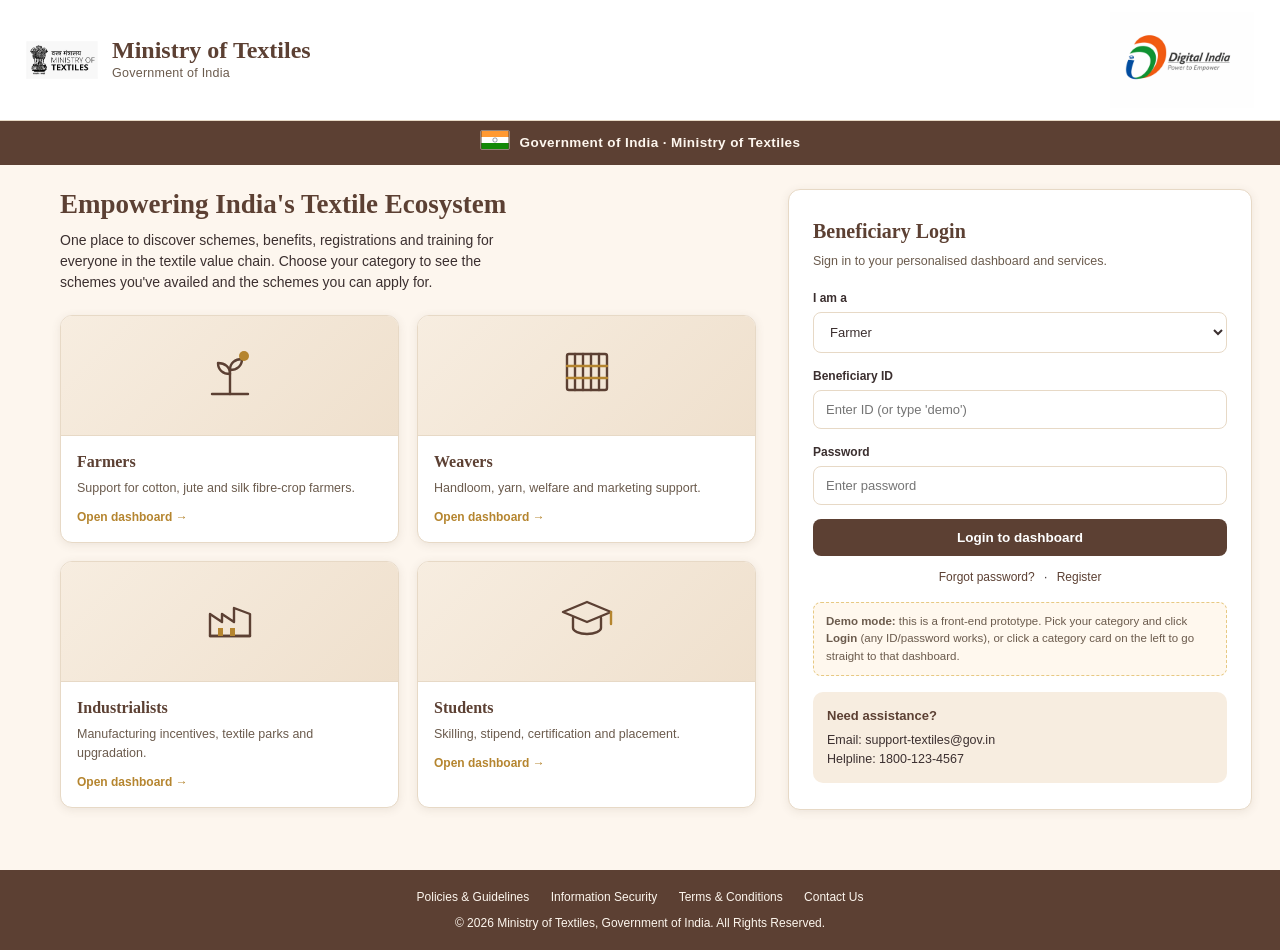
<file: index.html>
<!DOCTYPE html>
<html lang="en">
<head>
<meta charset="UTF-8">
<meta name="viewport" content="width=device-width, initial-scale=1.0">
<title>Ministry of Textiles — Beneficiary Portal</title>
<link rel="stylesheet" href="css/styles.css">
</head>
<body>

<!-- Header -->
<header class="top-header">
  <div class="logo-section">
    <div class="brand-mark" data-brand-mark></div>
    <div class="title">
      <h1>Ministry of Textiles</h1>
      <p>Government of India</p>
    </div>
  </div>
  <div class="digital-india">
    <span data-digital-india></span>
  </div>
</header>

<div class="gov-bar">
  <span class="flag-slot" data-flag></span>
  Government of India · Ministry of Textiles
</div>


<!-- Main -->
<main class="container landing">

  <!-- Left: intro + role cards -->
  <section class="left-panel">
    <h2>Empowering India's Textile Ecosystem</h2>
    <p class="lead">One place to discover schemes, benefits, registrations and training for
      everyone in the textile value chain. Choose your category to see the schemes you've
      availed and the schemes you can apply for.</p>

    <div class="card-grid">

      <a class="role-card" tabindex="0" data-goto="farmer" role="button" aria-label="Open Farmers dashboard">
        <div class="role-illus"><span data-role-icon="farmer"></span></div>
        <div class="role-body">
          <h3>Farmers</h3>
          <p>Support for cotton, jute and silk fibre-crop farmers.</p>
          <span class="enter">Open dashboard →</span>
        </div>
      </a>

      <a class="role-card" tabindex="0" data-goto="weaver" role="button" aria-label="Open Weavers dashboard">
        <div class="role-illus"><span data-role-icon="weaver"></span></div>
        <div class="role-body">
          <h3>Weavers</h3>
          <p>Handloom, yarn, welfare and marketing support.</p>
          <span class="enter">Open dashboard →</span>
        </div>
      </a>

      <a class="role-card" tabindex="0" data-goto="industrialist" role="button" aria-label="Open Industrialists dashboard">
        <div class="role-illus"><span data-role-icon="industrialist"></span></div>
        <div class="role-body">
          <h3>Industrialists</h3>
          <p>Manufacturing incentives, textile parks and upgradation.</p>
          <span class="enter">Open dashboard →</span>
        </div>
      </a>

      <a class="role-card" tabindex="0" data-goto="student" role="button" aria-label="Open Students dashboard">
        <div class="role-illus"><span data-role-icon="student"></span></div>
        <div class="role-body">
          <h3>Students</h3>
          <p>Skilling, stipend, certification and placement.</p>
          <span class="enter">Open dashboard →</span>
        </div>
      </a>

    </div>
  </section>

  <!-- Right: login -->
  <aside class="login-panel">
    <h2>Beneficiary Login</h2>
    <p class="sub">Sign in to your personalised dashboard and services.</p>

    <div class="field">
      <label for="roleSelect">I am a</label>
      <select id="roleSelect">
        <option value="farmer">Farmer</option>
        <option value="weaver">Weaver</option>
        <option value="industrialist">Industrialist</option>
        <option value="student">Student</option>
      </select>
    </div>
    <div class="field">
      <label for="beneId">Beneficiary ID</label>
      <input type="text" id="beneId" placeholder="Enter ID (or type 'demo')">
    </div>
    <div class="field">
      <label for="benePass">Password</label>
      <input type="password" id="benePass" placeholder="Enter password">
    </div>

    <button class="btn block" id="loginBtn">Login to dashboard</button>

    <div class="login-links"><a href="#">Forgot password?</a> · <a href="#">Register</a></div>

    <div class="demo-note">
      <b>Demo mode:</b> this is a front-end prototype. Pick your category and click
      <b>Login</b> (any ID/password works), or click a category card on the left to
      go straight to that dashboard.
    </div>

    <div class="help-box">
      <h4>Need assistance?</h4>
      Email: support-textiles@gov.in<br>
      Helpline: 1800-123-4567
    </div>
  </aside>

</main>

<!-- Footer -->
<footer class="footer">
  <div class="footer-links">
    <a href="#">Policies &amp; Guidelines</a>
    <a href="#">Information Security</a>
    <a href="#">Terms &amp; Conditions</a>
    <a href="#">Contact Us</a>
  </div>
  <p>© 2026 Ministry of Textiles, Government of India. All Rights Reserved.</p>
</footer>

<script src="js/data.js"></script>
<script src="js/portal.js"></script>
</body>
</html>
</file>
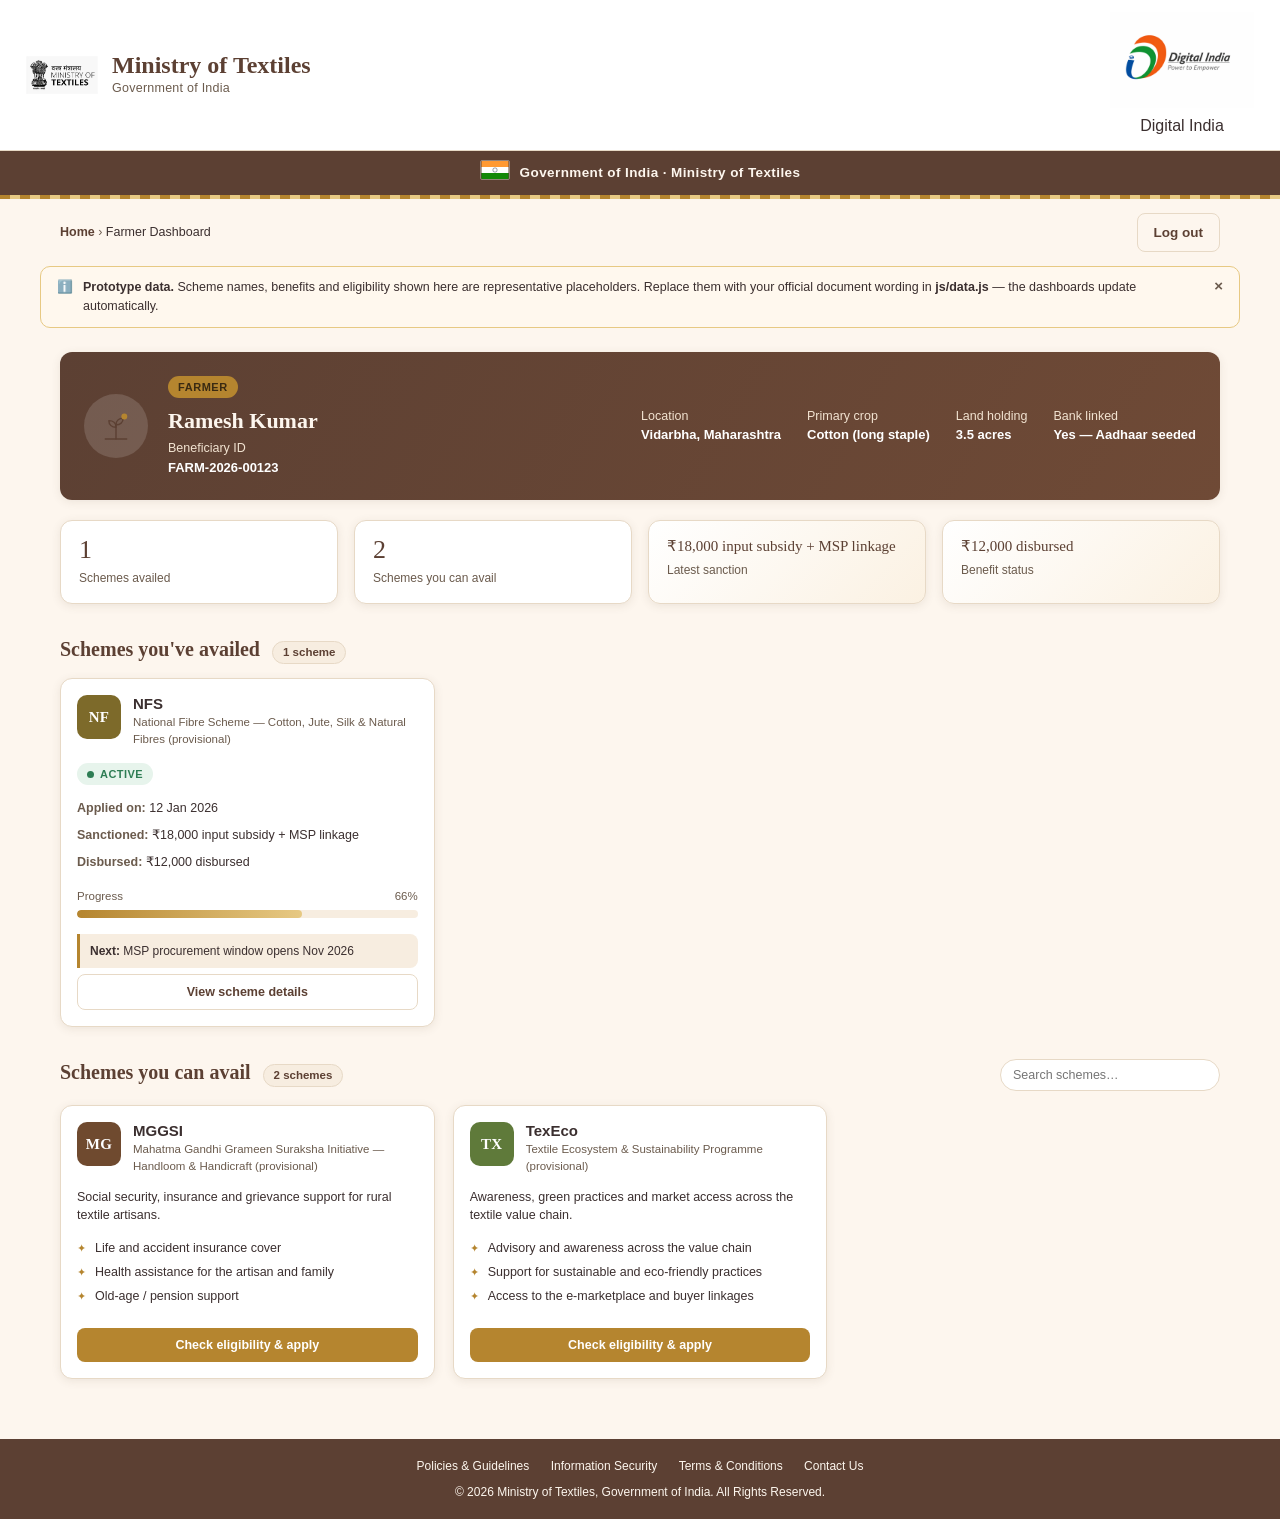
<file: farmer.html>
<!DOCTYPE html>
<html lang="en">
<head>
<meta charset="UTF-8">
<meta name="viewport" content="width=device-width, initial-scale=1.0">
<title>Farmer Dashboard — Ministry of Textiles</title>
<link rel="stylesheet" href="css/styles.css">
</head>
<body data-role="farmer">

<!-- Header -->
<header class="top-header">
  <div class="logo-section">
    <div class="brand-mark" data-brand-mark></div>
    <div class="title">
      <h1>Ministry of Textiles</h1>
      <p>Government of India</p>
    </div>
  </div>
  <div class="digital-india">
    <span data-digital-india></span>
    <span>Digital India</span>
  </div>
</header>

<div class="gov-bar">
  <span class="flag-slot" data-flag></span>
  Government of India · Ministry of Textiles
</div>
<div class="thread" aria-hidden="true"></div>

<!-- Sub navigation -->
<nav class="subnav">
  <div class="crumb"><a href="index.html">Home</a> › <span>Farmer Dashboard</span></div>
  <button class="btn ghost" data-logout>Log out</button>
</nav>

<!-- Provisional-data note -->
<div class="provisional" id="provNote">
  <span>ℹ️</span>
  <span><b>Prototype data.</b> Scheme names, benefits and eligibility shown here are
  representative placeholders. Replace them with your official document wording in
  <b>js/data.js</b> — the dashboards update automatically.</span>
  <button class="x" id="provDismiss" aria-label="Dismiss">×</button>
</div>

<main class="container">

  <!-- Beneficiary banner -->
  <section class="bene-banner" id="beneBanner"></section>

  <!-- Stats -->
  <section class="stats" id="statsRow"></section>

  <!-- Schemes availed -->
  <section class="section">
    <div class="section-head">
      <h3>Schemes you've availed</h3>
      <span class="count" id="availedCount"></span>
    </div>
    <div class="scheme-grid" id="availedGrid"></div>
  </section>

  <!-- Schemes available -->
  <section class="section">
    <div class="section-head">
      <h3>Schemes you can avail</h3>
      <span class="count" id="availableCount"></span>
      <div class="search"><input type="search" id="schemeSearch" placeholder="Search schemes…" aria-label="Search available schemes"></div>
    </div>
    <div class="scheme-grid" id="availableGrid"></div>
  </section>

</main>

<!-- Footer -->
<footer class="footer">
  <div class="footer-links">
    <a href="#">Policies &amp; Guidelines</a>
    <a href="#">Information Security</a>
    <a href="#">Terms &amp; Conditions</a>
    <a href="#">Contact Us</a>
  </div>
  <p>© 2026 Ministry of Textiles, Government of India. All Rights Reserved.</p>
</footer>

<!-- Scheme details / apply modal -->
<div class="modal-overlay" id="modalOverlay"></div>
<!-- Toast -->
<div class="toast" id="toast" role="status" aria-live="polite"></div>

<script src="js/data.js"></script>
<script src="js/portal.js"></script>
</body>
</html>
</file>
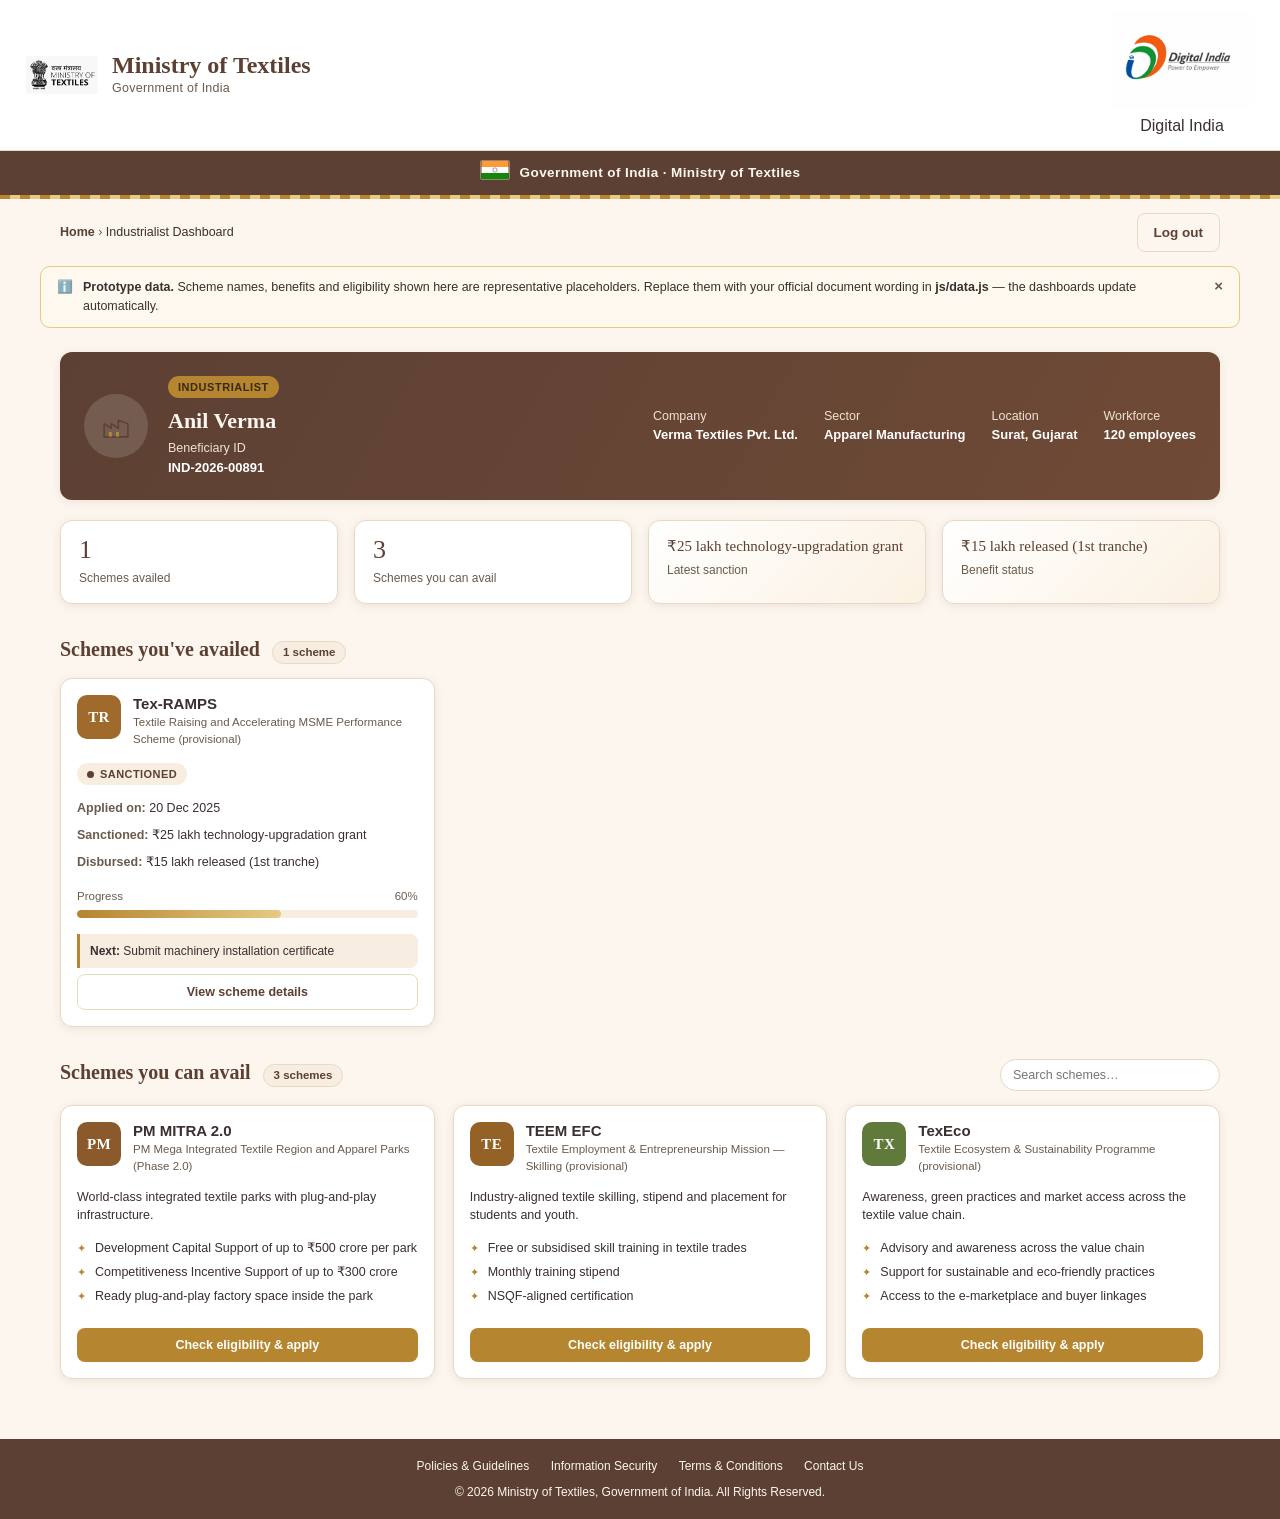
<file: industrialist.html>
<!DOCTYPE html>
<html lang="en">
<head>
<meta charset="UTF-8">
<meta name="viewport" content="width=device-width, initial-scale=1.0">
<title>Industrialist Dashboard — Ministry of Textiles</title>
<link rel="stylesheet" href="css/styles.css">
</head>
<body data-role="industrialist">

<!-- Header -->
<header class="top-header">
  <div class="logo-section">
    <div class="brand-mark" data-brand-mark></div>
    <div class="title">
      <h1>Ministry of Textiles</h1>
      <p>Government of India</p>
    </div>
  </div>
  <div class="digital-india">
    <span data-digital-india></span>
    <span>Digital India</span>
  </div>
</header>

<div class="gov-bar">
  <span class="flag-slot" data-flag></span>
  Government of India · Ministry of Textiles
</div>
<div class="thread" aria-hidden="true"></div>

<!-- Sub navigation -->
<nav class="subnav">
  <div class="crumb"><a href="index.html">Home</a> › <span>Industrialist Dashboard</span></div>
  <button class="btn ghost" data-logout>Log out</button>
</nav>

<!-- Provisional-data note -->
<div class="provisional" id="provNote">
  <span>ℹ️</span>
  <span><b>Prototype data.</b> Scheme names, benefits and eligibility shown here are
  representative placeholders. Replace them with your official document wording in
  <b>js/data.js</b> — the dashboards update automatically.</span>
  <button class="x" id="provDismiss" aria-label="Dismiss">×</button>
</div>

<main class="container">

  <!-- Beneficiary banner -->
  <section class="bene-banner" id="beneBanner"></section>

  <!-- Stats -->
  <section class="stats" id="statsRow"></section>

  <!-- Schemes availed -->
  <section class="section">
    <div class="section-head">
      <h3>Schemes you've availed</h3>
      <span class="count" id="availedCount"></span>
    </div>
    <div class="scheme-grid" id="availedGrid"></div>
  </section>

  <!-- Schemes available -->
  <section class="section">
    <div class="section-head">
      <h3>Schemes you can avail</h3>
      <span class="count" id="availableCount"></span>
      <div class="search"><input type="search" id="schemeSearch" placeholder="Search schemes…" aria-label="Search available schemes"></div>
    </div>
    <div class="scheme-grid" id="availableGrid"></div>
  </section>

</main>

<!-- Footer -->
<footer class="footer">
  <div class="footer-links">
    <a href="#">Policies &amp; Guidelines</a>
    <a href="#">Information Security</a>
    <a href="#">Terms &amp; Conditions</a>
    <a href="#">Contact Us</a>
  </div>
  <p>© 2026 Ministry of Textiles, Government of India. All Rights Reserved.</p>
</footer>

<!-- Scheme details / apply modal -->
<div class="modal-overlay" id="modalOverlay"></div>
<!-- Toast -->
<div class="toast" id="toast" role="status" aria-live="polite"></div>

<script src="js/data.js"></script>
<script src="js/portal.js"></script>
</body>
</html>
</file>
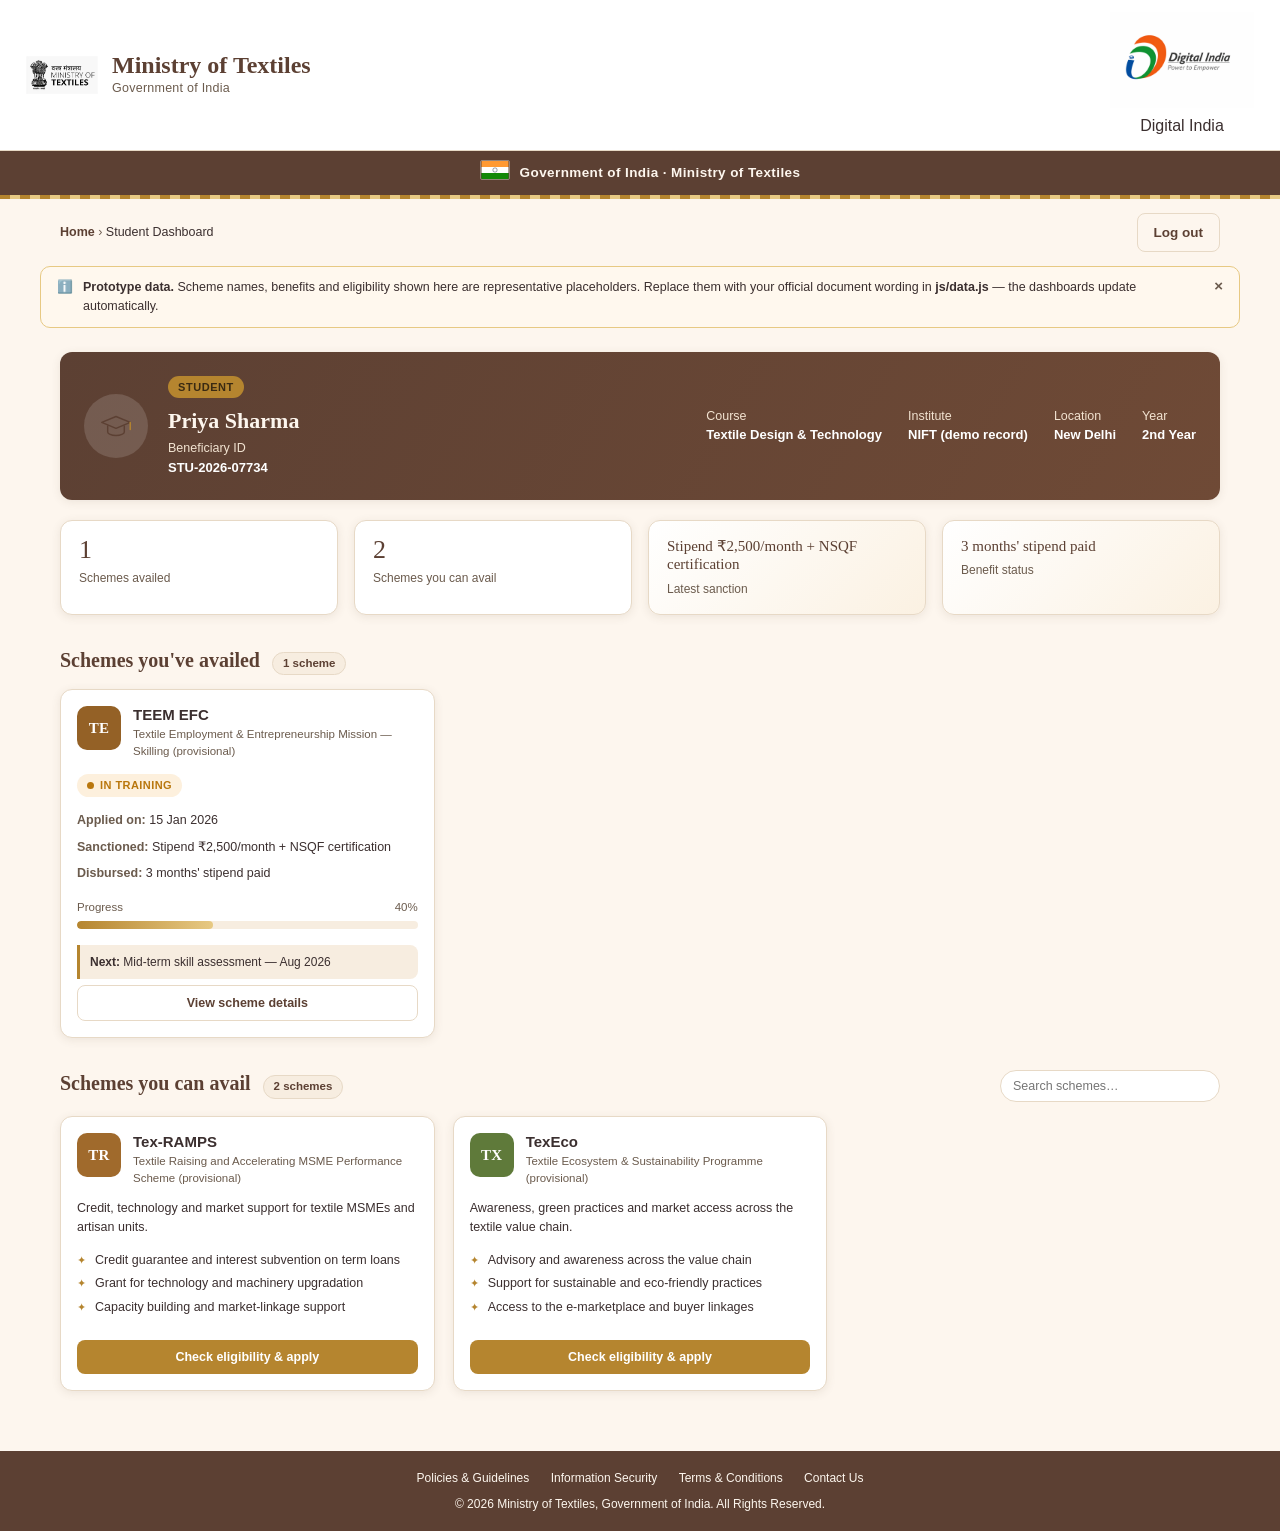
<file: student.html>
<!DOCTYPE html>
<html lang="en">
<head>
<meta charset="UTF-8">
<meta name="viewport" content="width=device-width, initial-scale=1.0">
<title>Student Dashboard — Ministry of Textiles</title>
<link rel="stylesheet" href="css/styles.css">
</head>
<body data-role="student">

<!-- Header -->
<header class="top-header">
  <div class="logo-section">
    <div class="brand-mark" data-brand-mark></div>
    <div class="title">
      <h1>Ministry of Textiles</h1>
      <p>Government of India</p>
    </div>
  </div>
  <div class="digital-india">
    <span data-digital-india></span>
    <span>Digital India</span>
  </div>
</header>

<div class="gov-bar">
  <span class="flag-slot" data-flag></span>
  Government of India · Ministry of Textiles
</div>
<div class="thread" aria-hidden="true"></div>

<!-- Sub navigation -->
<nav class="subnav">
  <div class="crumb"><a href="index.html">Home</a> › <span>Student Dashboard</span></div>
  <button class="btn ghost" data-logout>Log out</button>
</nav>

<!-- Provisional-data note -->
<div class="provisional" id="provNote">
  <span>ℹ️</span>
  <span><b>Prototype data.</b> Scheme names, benefits and eligibility shown here are
  representative placeholders. Replace them with your official document wording in
  <b>js/data.js</b> — the dashboards update automatically.</span>
  <button class="x" id="provDismiss" aria-label="Dismiss">×</button>
</div>

<main class="container">

  <!-- Beneficiary banner -->
  <section class="bene-banner" id="beneBanner"></section>

  <!-- Stats -->
  <section class="stats" id="statsRow"></section>

  <!-- Schemes availed -->
  <section class="section">
    <div class="section-head">
      <h3>Schemes you've availed</h3>
      <span class="count" id="availedCount"></span>
    </div>
    <div class="scheme-grid" id="availedGrid"></div>
  </section>

  <!-- Schemes available -->
  <section class="section">
    <div class="section-head">
      <h3>Schemes you can avail</h3>
      <span class="count" id="availableCount"></span>
      <div class="search"><input type="search" id="schemeSearch" placeholder="Search schemes…" aria-label="Search available schemes"></div>
    </div>
    <div class="scheme-grid" id="availableGrid"></div>
  </section>

</main>

<!-- Footer -->
<footer class="footer">
  <div class="footer-links">
    <a href="#">Policies &amp; Guidelines</a>
    <a href="#">Information Security</a>
    <a href="#">Terms &amp; Conditions</a>
    <a href="#">Contact Us</a>
  </div>
  <p>© 2026 Ministry of Textiles, Government of India. All Rights Reserved.</p>
</footer>

<!-- Scheme details / apply modal -->
<div class="modal-overlay" id="modalOverlay"></div>
<!-- Toast -->
<div class="toast" id="toast" role="status" aria-live="polite"></div>

<script src="js/data.js"></script>
<script src="js/portal.js"></script>
</body>
</html>
</file>
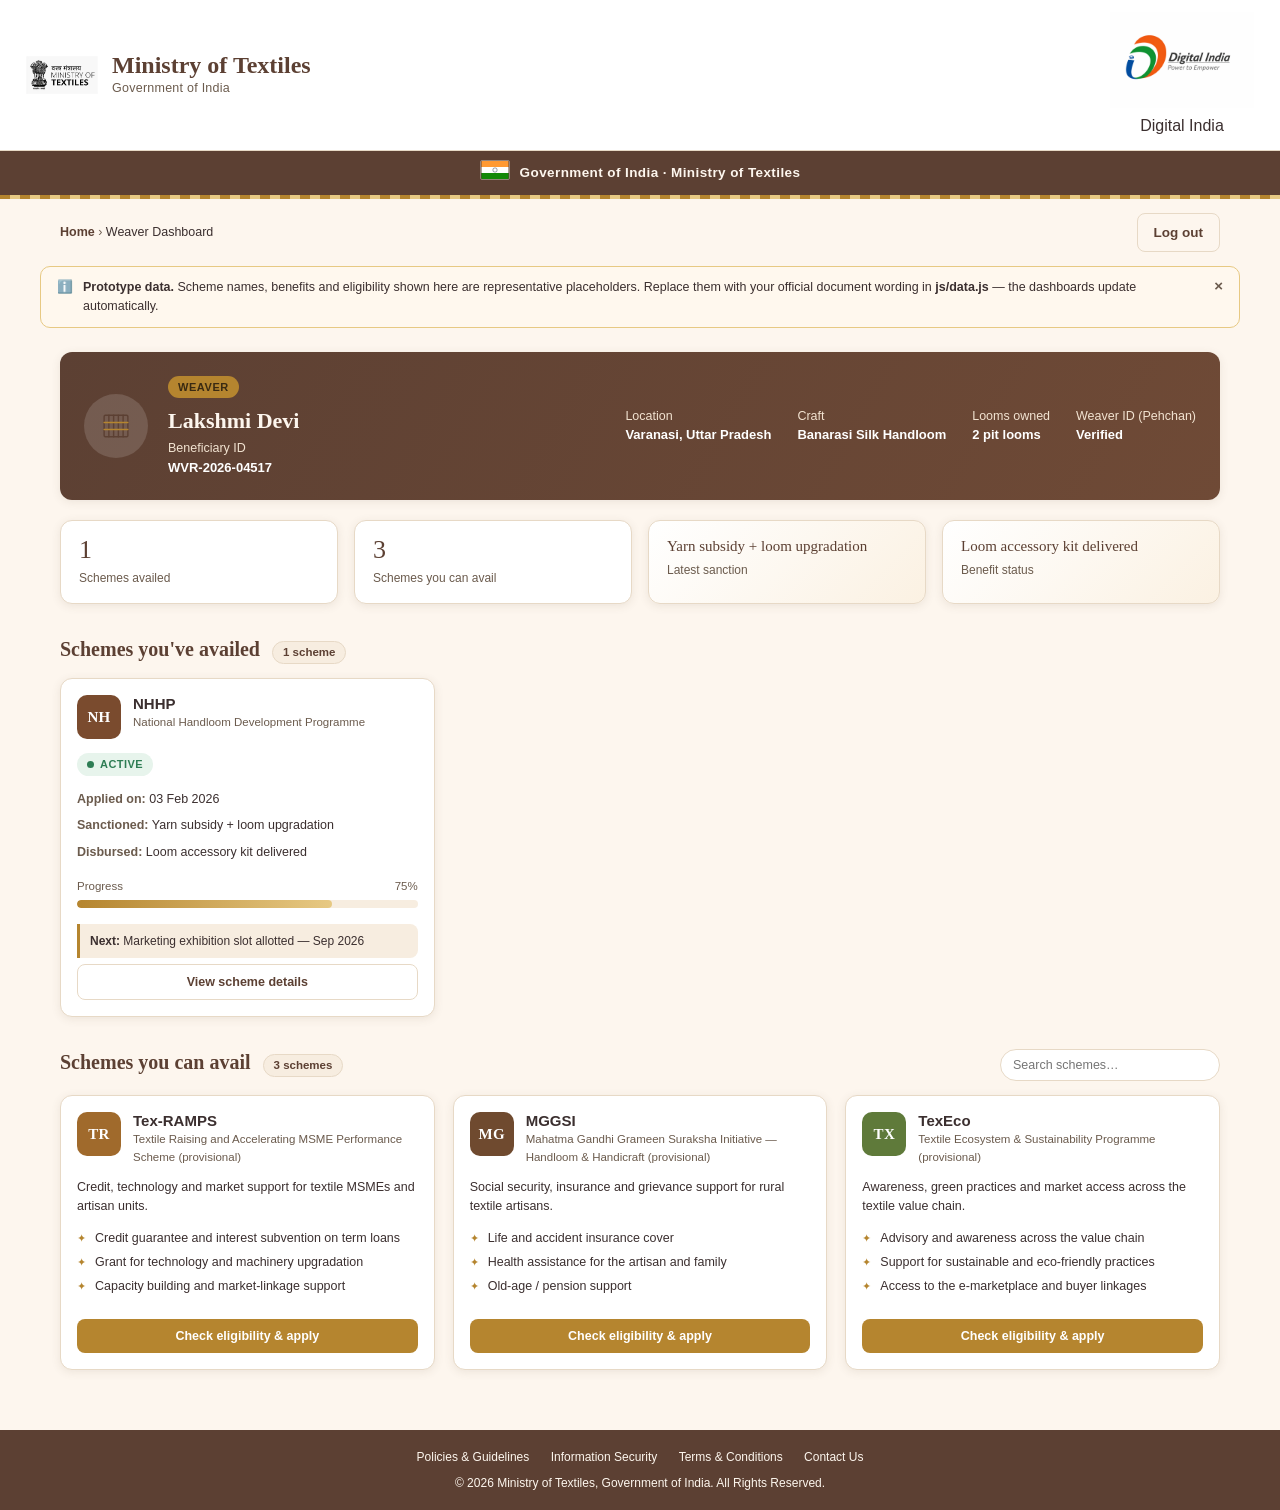
<file: weaver.html>
<!DOCTYPE html>
<html lang="en">
<head>
<meta charset="UTF-8">
<meta name="viewport" content="width=device-width, initial-scale=1.0">
<title>Weaver Dashboard — Ministry of Textiles</title>
<link rel="stylesheet" href="css/styles.css">
</head>
<body data-role="weaver">

<!-- Header -->
<header class="top-header">
  <div class="logo-section">
    <div class="brand-mark" data-brand-mark></div>
    <div class="title">
      <h1>Ministry of Textiles</h1>
      <p>Government of India</p>
    </div>
  </div>
  <div class="digital-india">
    <span data-digital-india></span>
    <span>Digital India</span>
  </div>
</header>

<div class="gov-bar">
  <span class="flag-slot" data-flag></span>
  Government of India · Ministry of Textiles
</div>
<div class="thread" aria-hidden="true"></div>

<!-- Sub navigation -->
<nav class="subnav">
  <div class="crumb"><a href="index.html">Home</a> › <span>Weaver Dashboard</span></div>
  <button class="btn ghost" data-logout>Log out</button>
</nav>

<!-- Provisional-data note -->
<div class="provisional" id="provNote">
  <span>ℹ️</span>
  <span><b>Prototype data.</b> Scheme names, benefits and eligibility shown here are
  representative placeholders. Replace them with your official document wording in
  <b>js/data.js</b> — the dashboards update automatically.</span>
  <button class="x" id="provDismiss" aria-label="Dismiss">×</button>
</div>

<main class="container">

  <!-- Beneficiary banner -->
  <section class="bene-banner" id="beneBanner"></section>

  <!-- Stats -->
  <section class="stats" id="statsRow"></section>

  <!-- Schemes availed -->
  <section class="section">
    <div class="section-head">
      <h3>Schemes you've availed</h3>
      <span class="count" id="availedCount"></span>
    </div>
    <div class="scheme-grid" id="availedGrid"></div>
  </section>

  <!-- Schemes available -->
  <section class="section">
    <div class="section-head">
      <h3>Schemes you can avail</h3>
      <span class="count" id="availableCount"></span>
      <div class="search"><input type="search" id="schemeSearch" placeholder="Search schemes…" aria-label="Search available schemes"></div>
    </div>
    <div class="scheme-grid" id="availableGrid"></div>
  </section>

</main>

<!-- Footer -->
<footer class="footer">
  <div class="footer-links">
    <a href="#">Policies &amp; Guidelines</a>
    <a href="#">Information Security</a>
    <a href="#">Terms &amp; Conditions</a>
    <a href="#">Contact Us</a>
  </div>
  <p>© 2026 Ministry of Textiles, Government of India. All Rights Reserved.</p>
</footer>

<!-- Scheme details / apply modal -->
<div class="modal-overlay" id="modalOverlay"></div>
<!-- Toast -->
<div class="toast" id="toast" role="status" aria-live="polite"></div>

<script src="js/data.js"></script>
<script src="js/portal.js"></script>
</body>
</html>
</file>
<file: css/styles.css>
/* =====================================================================
   UNIFIED TEXTILE PORTAL — SHARED STYLES
   Palette carried forward from the original beneficiary page:
   warm cream + brown, elevated with a gold "thread" accent and a
   serif display face for an official government-document feel.
   ===================================================================== */

:root{
  --cream:#fdf6ee;
  --cream-2:#f7ede0;
  --panel:#ffffff;
  --brown:#5c4033;
  --brown-2:#7b4f3a;
  --brown-ink:#3b2f2f;
  --gold:#b5852f;
  --gold-soft:#e7c983;
  --green:#2e7d54;
  --amber:#b9770e;
  --navy:#1c2a4a;
  --line:#e7d9c6;
  --muted:#6b5b4d;
  --shadow:0 2px 10px rgba(92,64,51,.10);
  --shadow-lg:0 8px 26px rgba(92,64,51,.16);
  --radius:12px;
  --serif:Georgia,"Times New Roman",serif;
  --sans:"Segoe UI",Roboto,Helvetica,Arial,sans-serif;
}

*{margin:0;padding:0;box-sizing:border-box;}
html{scroll-behavior:smooth;}
body{
  background:var(--cream);
  color:var(--brown-ink);
  font-family:var(--sans);
  line-height:1.5;
}
a{color:var(--brown);}
img{max-width:100%;display:block;}

/* ---------- HEADER / BRANDING ---------- */
.top-header{
  background:#fff;
  padding:12px 26px;
  display:flex;
  justify-content:space-between;
  align-items:center;
  gap:16px;
  border-bottom:1px solid var(--line);
}
.logo-section{display:flex;align-items:center;gap:14px;}
.brand-mark{width:72px;height:72px;flex:0 0 auto;display:flex;align-items:center;justify-content:center}
.brand-mark img{width:auto;height:100%;object-fit:contain;display:block;margin:0}
.title{display:flex;flex-direction:column;justify-content:center}
.title h1{margin:0}
.title p{margin:0}
.title h1{font-family:var(--serif);font-size:24px;color:var(--brown);line-height:1.1;}
.title p{color:var(--muted);font-size:12.5px;letter-spacing:.02em;}
.digital-india{display:flex;flex-direction:column;align-items:center;gap:6px}
.digital-india svg{height:34px}
.digital-india .digital-logo{height:96px;width:auto;display:block}

/* woven "thread" band + government strip */
.gov-bar{
  background:var(--brown);
  color:var(--cream);
  text-align:center;
  padding:9px 12px;
  font-size:13.5px;
  font-weight:bold;
  letter-spacing:.03em;
  display:flex;align-items:center;justify-content:center;gap:10px;
}
.gov-bar .flag{height:20px;width:30px;border:1px solid rgba(255,255,255,.35);border-radius:2px;}
.thread{
  height:4px;
  background:repeating-linear-gradient(90deg,var(--gold) 0 10px,var(--gold-soft) 10px 20px);
}

/* ---------- LAYOUT ---------- */
.container{max-width:1200px;margin:auto;padding:24px 20px;}

/* ---------- LANDING PAGE ---------- */
.landing{display:grid;grid-template-columns:60% 40%;gap:32px;}
.left-panel h2{
  font-family:var(--serif);
  font-size:27px;color:var(--brown);margin-bottom:10px;line-height:1.15;
}
.left-panel .lead{font-size:14px;color:var(--brown-ink);margin-bottom:22px;max-width:56ch;}

.card-grid{display:grid;grid-template-columns:repeat(2,1fr);gap:18px;}
.role-card{
  background:var(--panel);
  border:1px solid var(--line);
  border-radius:var(--radius);
  overflow:hidden;
  box-shadow:var(--shadow);
  cursor:pointer;
  transition:transform .18s ease,box-shadow .18s ease;
  display:flex;flex-direction:column;
  text-align:left;
  color:inherit;text-decoration:none;
}
.role-card:hover,.role-card:focus-visible{
  transform:translateY(-4px);
  box-shadow:var(--shadow-lg);
  outline:none;
}
.role-card:focus-visible{box-shadow:0 0 0 3px var(--gold-soft),var(--shadow-lg);}
.role-illus{
  height:120px;
  display:flex;align-items:center;justify-content:center;
  background:linear-gradient(135deg,var(--cream-2),#efe0cd);
  border-bottom:1px solid var(--line);
}
.role-illus svg{width:64px;height:64px;}
.role-body{padding:14px 16px;}
.role-body h3{font-family:var(--serif);color:var(--brown);font-size:16px;margin-bottom:5px;}
.role-body p{font-size:12.5px;color:var(--muted);}
.role-body .enter{
  margin-top:10px;font-size:12px;font-weight:bold;color:var(--gold);
  display:inline-flex;align-items:center;gap:6px;
}

/* login */
.login-panel{
  background:var(--panel);
  border:1px solid var(--line);
  border-radius:var(--radius);
  padding:26px 24px;
  box-shadow:var(--shadow);
  height:fit-content;
}
.login-panel h2{font-family:var(--serif);color:var(--brown);font-size:20px;margin-bottom:6px;}
.login-panel .sub{font-size:12.5px;color:var(--muted);margin-bottom:18px;}
.field{margin-bottom:14px;}
.field label{display:block;font-size:12px;font-weight:bold;color:var(--brown-ink);margin-bottom:5px;}
.field input,.field select{
  width:100%;padding:11px 12px;border:1px solid var(--line);border-radius:8px;
  font-size:13px;font-family:var(--sans);background:#fff;color:var(--brown-ink);
}
.field input:focus,.field select:focus{outline:none;border-color:var(--brown-2);box-shadow:0 0 0 3px rgba(123,79,58,.12);}
.btn{
  font-family:var(--sans);font-size:13.5px;font-weight:bold;cursor:pointer;
  border:none;border-radius:8px;padding:11px 16px;
  background:var(--brown);color:#fff;transition:background .15s ease;
}
.btn:hover{background:var(--brown-2);}
.btn.block{width:100%;}
.btn.ghost{background:transparent;color:var(--brown);border:1px solid var(--line);}
.btn.ghost:hover{background:var(--cream-2);}
.btn.gold{background:var(--gold);}
.btn.gold:hover{background:#9c711f;}
.login-links{margin-top:12px;text-align:center;font-size:12px;}
.login-links a{text-decoration:none;color:var(--brown);margin:0 6px;}
.help-box{background:var(--cream-2);padding:14px;margin-top:16px;border-radius:10px;font-size:12.5px;color:var(--brown-ink);}
.help-box h4{font-size:13px;color:var(--brown);margin-bottom:6px;}
.demo-note{
  margin-top:16px;font-size:11.5px;color:var(--muted);
  background:#fff8ee;border:1px dashed var(--gold-soft);border-radius:8px;padding:10px 12px;
}

/* ---------- DASHBOARD ---------- */
.subnav{
  max-width:1200px;margin:auto;padding:14px 20px 0;
  display:flex;justify-content:space-between;align-items:center;gap:12px;flex-wrap:wrap;
}
.crumb{font-size:12.5px;color:var(--muted);}
.crumb a{text-decoration:none;color:var(--brown);font-weight:bold;}
.crumb span{color:var(--brown-ink);}

.provisional{
  max-width:1200px;margin:14px auto 0;padding:11px 16px;
  background:#fff8ee;border:1px solid var(--gold-soft);border-radius:10px;
  font-size:12.5px;color:var(--brown-ink);
  display:flex;gap:10px;align-items:flex-start;
}
.provisional .x{margin-left:auto;cursor:pointer;color:var(--muted);font-weight:bold;background:none;border:none;font-size:15px;line-height:1;}

/* beneficiary banner */
.bene-banner{
  background:linear-gradient(120deg,var(--brown),#6f4a36);
  color:var(--cream);border-radius:var(--radius);
  padding:22px 24px;display:flex;gap:20px;align-items:center;flex-wrap:wrap;
  box-shadow:var(--shadow);
}
.bene-avatar{
  width:64px;height:64px;border-radius:50%;flex:0 0 auto;
  background:rgba(255,255,255,.14);display:flex;align-items:center;justify-content:center;
}
.bene-avatar svg{width:38px;height:38px;}
.bene-id h2{font-family:var(--serif);font-size:22px;margin-bottom:2px;}
.bene-id .role-tag{
  display:inline-block;font-size:11px;font-weight:bold;letter-spacing:.05em;text-transform:uppercase;
  background:var(--gold);color:#3a2a12;padding:3px 10px;border-radius:20px;margin-bottom:6px;
}
.bene-facts{display:flex;flex-wrap:wrap;gap:6px 26px;margin-left:auto;}
.fact{font-size:12.5px;color:#f2e3d1;}
.fact b{display:block;color:#fff;font-size:13px;}

/* stats */
.stats{display:grid;grid-template-columns:repeat(4,1fr);gap:16px;margin-top:20px;}
.stat{
  background:var(--panel);border:1px solid var(--line);border-radius:var(--radius);
  padding:16px 18px;box-shadow:var(--shadow);
}
.stat .n{font-family:var(--serif);font-size:26px;color:var(--brown);line-height:1;}
.stat .l{font-size:12px;color:var(--muted);margin-top:6px;}
.stat.accent{background:linear-gradient(135deg,#fff,#fbf1e2);}

/* section */
.section{margin-top:30px;}
.section-head{display:flex;align-items:baseline;gap:12px;margin-bottom:14px;flex-wrap:wrap;}
.section-head h3{font-family:var(--serif);color:var(--brown);font-size:20px;}
.section-head .count{
  font-size:11.5px;font-weight:bold;background:var(--cream-2);color:var(--brown);
  border:1px solid var(--line);border-radius:20px;padding:2px 10px;
}
.section-head .search{margin-left:auto;}
.section-head .search input{
  padding:8px 12px;border:1px solid var(--line);border-radius:20px;font-size:12.5px;
  width:220px;max-width:52vw;background:#fff;
}
.section-head .search input:focus{outline:none;border-color:var(--brown-2);}

.scheme-grid{display:grid;grid-template-columns:repeat(auto-fill,minmax(300px,1fr));gap:18px;}

.scheme-card{
  background:var(--panel);border:1px solid var(--line);border-radius:var(--radius);
  box-shadow:var(--shadow);overflow:hidden;display:flex;flex-direction:column;
  transition:transform .16s ease,box-shadow .16s ease;
}
.scheme-card:hover{transform:translateY(-3px);box-shadow:var(--shadow-lg);}
.scheme-top{display:flex;gap:12px;padding:16px 16px 0;}
.monogram{
  width:44px;height:44px;border-radius:10px;flex:0 0 auto;
  display:flex;align-items:center;justify-content:center;
  color:#fff;font-family:var(--serif);font-weight:bold;font-size:15px;letter-spacing:.02em;
}
.scheme-top .who h4{font-size:15px;color:var(--brown-ink);line-height:1.15;}
.scheme-top .who .full{font-size:11.5px;color:var(--muted);margin-top:2px;}
.scheme-body{padding:12px 16px 16px;display:flex;flex-direction:column;flex:1;}
.scheme-body .tagline{font-size:12.5px;color:var(--brown-ink);margin-bottom:12px;}

/* status + progress (availed cards) */
.badge{
  display:inline-flex;align-items:center;gap:6px;font-size:11px;font-weight:bold;
  padding:3px 10px;border-radius:20px;text-transform:uppercase;letter-spacing:.04em;
}
.badge::before{content:"";width:7px;height:7px;border-radius:50%;background:currentColor;}
.badge.active{color:var(--green);background:#e7f4ec;}
.badge.progress{color:var(--amber);background:#fdf0dd;}
.badge.sanctioned{color:var(--brown);background:var(--cream-2);}

.kv{font-size:12.5px;margin:4px 0;color:var(--brown-ink);}
.kv b{color:var(--muted);font-weight:bold;}
.progress-wrap{margin:12px 0 6px;}
.progress-label{display:flex;justify-content:space-between;font-size:11.5px;color:var(--muted);margin-bottom:5px;}
.bar{height:8px;background:var(--cream-2);border-radius:20px;overflow:hidden;}
.bar > i{display:block;height:100%;background:linear-gradient(90deg,var(--gold),var(--gold-soft));border-radius:20px;}
.next{
  margin-top:10px;font-size:12px;color:var(--brown-ink);
  background:var(--cream-2);border-left:3px solid var(--gold);border-radius:0 8px 8px 0;padding:8px 10px;
}

/* benefits list on available cards */
.mini-benefits{list-style:none;margin:2px 0 12px;}
.mini-benefits li{font-size:12.5px;color:var(--brown-ink);padding-left:18px;position:relative;margin-bottom:5px;}
.mini-benefits li::before{content:"✦";position:absolute;left:0;color:var(--gold);font-size:11px;top:1px;}

.card-actions{margin-top:auto;display:flex;gap:8px;padding-top:6px;}
.card-actions .btn{flex:1;font-size:12.5px;padding:10px 12px;}

.empty{
  background:var(--panel);border:1px dashed var(--line);border-radius:var(--radius);
  padding:26px;text-align:center;color:var(--muted);font-size:13px;
}

/* ---------- MODAL ---------- */
.modal-overlay{
  position:fixed;inset:0;background:rgba(43,30,22,.55);
  display:none;align-items:flex-start;justify-content:center;
  padding:40px 16px;z-index:60;overflow-y:auto;
}
.modal-overlay.open{display:flex;}
.modal{
  background:var(--panel);width:100%;max-width:640px;border-radius:14px;
  box-shadow:var(--shadow-lg);overflow:hidden;animation:pop .18s ease;
}
@keyframes pop{from{transform:translateY(8px);opacity:0;}to{transform:translateY(0);opacity:1;}}
.modal-head{
  background:linear-gradient(120deg,var(--brown),#6f4a36);color:var(--cream);
  padding:18px 22px;display:flex;gap:14px;align-items:center;
}
.modal-head .monogram{box-shadow:0 0 0 2px rgba(255,255,255,.25);}
.modal-head h3{font-family:var(--serif);font-size:19px;}
.modal-head .full{font-size:12px;color:#f0e1cf;margin-top:2px;}
.modal-head .close{margin-left:auto;background:none;border:none;color:#fff;font-size:22px;cursor:pointer;line-height:1;}
.modal-body{padding:20px 22px;max-height:60vh;overflow-y:auto;}
.meta-row{display:flex;flex-wrap:wrap;gap:8px 20px;margin-bottom:16px;font-size:12.5px;color:var(--muted);}
.meta-row b{color:var(--brown-ink);}
.modal-body h5{
  font-family:var(--serif);font-size:14.5px;color:var(--brown);margin:16px 0 8px;
  border-bottom:1px solid var(--line);padding-bottom:5px;
}
.modal-body ul{list-style:none;}
.modal-body ul li{font-size:13px;padding-left:20px;position:relative;margin-bottom:6px;color:var(--brown-ink);}
.modal-body ul.check li::before{content:"✓";position:absolute;left:0;color:var(--green);font-weight:bold;}
.modal-body ul.doc li::before{content:"▸";position:absolute;left:0;color:var(--gold);}
.modal-body ol{margin-left:18px;}
.modal-body ol li{font-size:13px;margin-bottom:6px;color:var(--brown-ink);}
.apply-form{margin-top:18px;background:var(--cream-2);border-radius:10px;padding:16px;}
.apply-form h5{margin-top:0;border:none;}
.apply-form .row{display:grid;grid-template-columns:1fr 1fr;gap:12px;}
.apply-form .field{margin-bottom:12px;}
.modal-foot{padding:14px 22px;border-top:1px solid var(--line);display:flex;gap:10px;justify-content:flex-end;}

/* toast */
.toast{
  position:fixed;left:50%;bottom:26px;transform:translateX(-50%) translateY(20px);
  background:var(--green);color:#fff;padding:13px 20px;border-radius:10px;
  font-size:13.5px;font-weight:bold;box-shadow:var(--shadow-lg);
  opacity:0;pointer-events:none;transition:.25s ease;z-index:80;max-width:90vw;
}
.toast.show{opacity:1;transform:translateX(-50%) translateY(0);}

/* ---------- FOOTER ---------- */
.footer{background:var(--brown);color:var(--cream);text-align:center;padding:18px 16px;margin-top:36px;font-size:12px;}
.footer-links{margin-bottom:8px;}
.footer-links a{color:var(--cream);text-decoration:none;margin:0 9px;font-size:12px;}
.footer-links a:hover{color:var(--gold-soft);}

/* ---------- RESPONSIVE ---------- */
@media(max-width:992px){
  .landing{grid-template-columns:1fr;}
  .login-panel{order:-1;}
  .stats{grid-template-columns:repeat(2,1fr);}
  .bene-facts{margin-left:0;width:100%;}
}
@media(max-width:560px){
  .card-grid{grid-template-columns:1fr;}
  .stats{grid-template-columns:1fr 1fr;}
  .title h1{font-size:20px;}
  .top-header{padding:12px 16px;}
  .apply-form .row{grid-template-columns:1fr;}
  .section-head .search{margin-left:0;width:100%;}
  .section-head .search input{width:100%;max-width:none;}
}

/* accessibility */
@media(prefers-reduced-motion:reduce){
  *{animation:none!important;transition:none!important;scroll-behavior:auto!important;}
}
</file>
